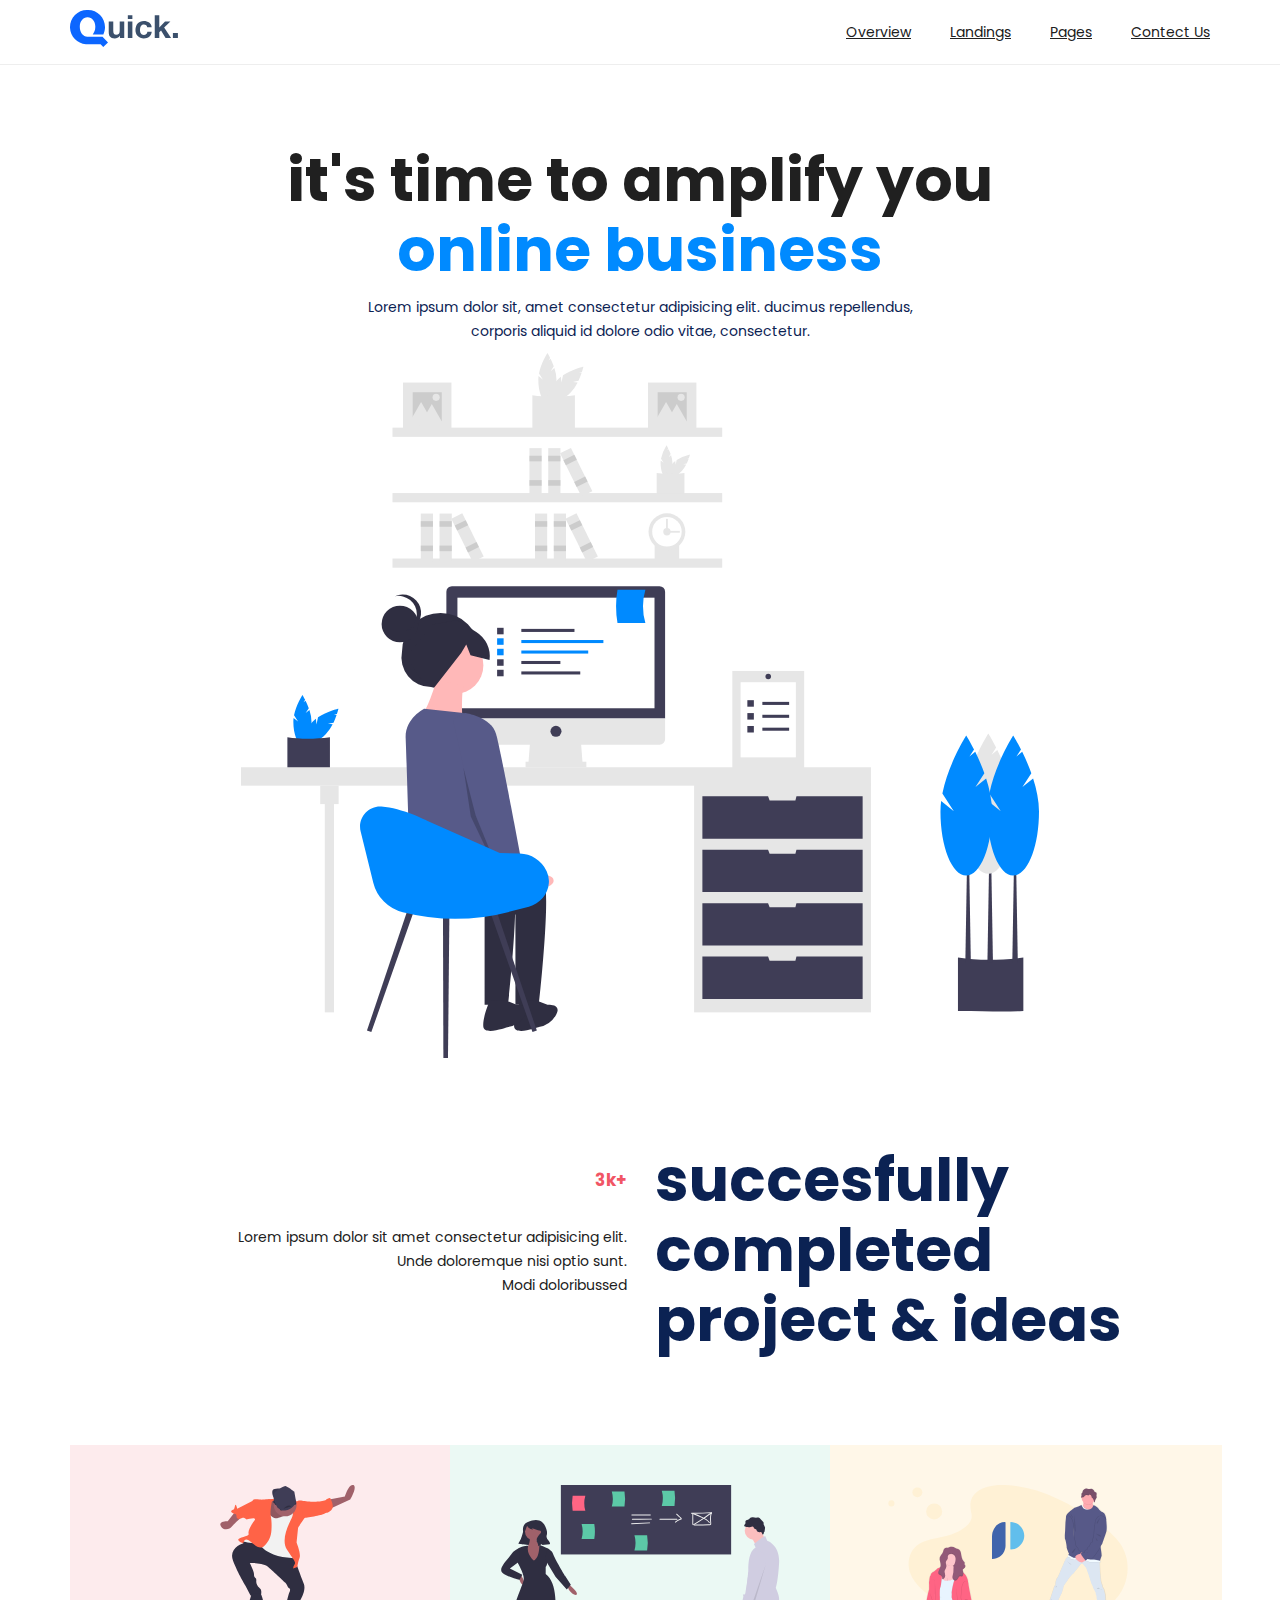
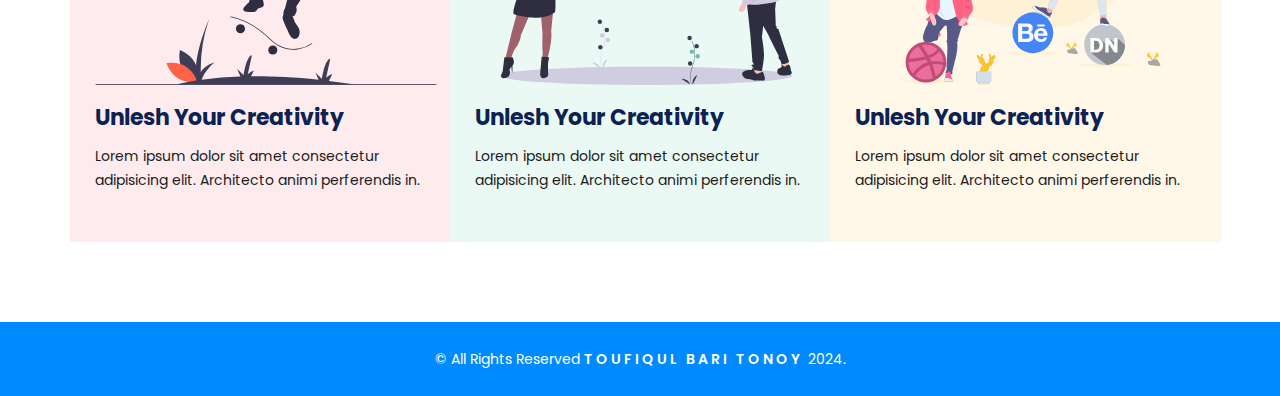
<file: index.html>
<!DOCTYPE html>
<html lang="en">
<head>
    <meta charset="UTF-8">
    <meta name="viewport" content="width=, initial-scale=1.0">
    <title>QUICK | HOME</title>
    <!--geoogle font linking here-->
    <link href="https://fonts.googleapis.com/css2?family=Poppins:ital,wght@0,100;0,200;0,
    300;0,400;0,500;0,600;0,700;0,800;0,900;1,100;1,200;1,300;1,400;1,500;1,600;1,700;1,800;
    1,900&display=swap" rel="stylesheet">
 
  <!--style.css linking here-->
    <link rel="stylesheet" href="style.css">
<!--responsive media qureas linking here-->
<link rel="stylesheet" href="responsive.css">

</head>
<body>
      <!-- header start-->
 <header class="HEADER">
  <div class="container">
    <div class="row">
      <div class="col-6">
<a href="index.html" class="logo">
<img src="images/dark.svg " alt="">
</a>
      </div>
      <div class="col-6">
<ul class="menu">
    <li><a href="#">overview</a></li>
    <li><a href="landing.html">landings</a></li>
    <li><a href="page.html">pages</a></li>
   <li><a href="contect.html">contect us</a></li>
</ul>
      </div>
    </div>
  </div>
 </header>
 <!-- header end -->
<!-- banner start-->
 <section class="banner">
    <div class="container">
        <div class="row">
            <div class="col-12">
                <h1>it's time to amplify you <br><span>online business</span> </h1>
                 <p>Lorem ipsum dolor sit, amet consectetur adipisicing elit. 
                    ducimus repellendus,<br> corporis aliquid id dolore odio vitae,
                    consectetur.</p>
 <img src="images/illustration-1.svg " alt="">
        </div>
       
            </div>
        </div>
    </div>
 </section>
<!-- banner end -->
<!-- succesful section start -->
 <section class="succesful">
    <div class="container">
        <div class="row">
            <div class="col-6">
                <div class="left-succesful"> 
           <h1>3k+</h1>
           <p>Lorem ipsum dolor sit amet consectetur adipisicing elit. <br>
             Unde doloremque nisi optio sunt. <br> Modi doloribussed </p>
                </div>
            </div>
            <div class="col-6"> 
                 <div class="right-succesful">
                    <h1>succesfully <br>completed <br> project & ideas</h1>

                 </div>
            </div>
        </div>
    </div>
 </section>
<!-- succesful section  end -->

<!-- feature section start-->
 <section class="feature">
    <div class="container">
        <div class="row">
            <div class="col-4">
                <div class="feature-inner bg-1 " >
<img src="images/illustration-5.svg " alt="">
                    <h4>Unlesh Your Creativity</h4>
                    <p>Lorem ipsum dolor sit amet consectetur adipisicing elit.
                         Architecto animi perferendis in.</p>
                </div>
            </div>
            <div class="col-4">
                <div class="feature-inner bg-2 ">
<img src="images/illustration-6.svg " alt="">
                    <h4>Unlesh Your Creativity</h4>
                    <p>Lorem ipsum dolor sit amet consectetur adipisicing elit.
                         Architecto animi perferendis in.</p>
                </div>
            </div>
            <div class="col-4">
                <div class="feature-inner bg-3 ">
<img src="images/illustration-7.svg " alt="">
                    <h4>Unlesh Your Creativity</h4>
                    <p>Lorem ipsum dolor sit amet consectetur adipisicing elit.
                         Architecto animi perferendis in.</p>
                </div>
            </div>
        </div>
    </div>
 </section>

 </section>
<!-- feature section end-->

<!-- fOOTER START -->
 <FOOTER class="FOOTER">
    <div class="container">
        <div class="row">
           <div class="col-12">
            <p>&copy; All Rights Reserved <span> Toufiqul Bari Tonoy </span>2024. </p>
           </div>
    </div>

    </div>
 </FOOTER>
 <!-- FOOTER END -->
</body>
</html>
</file>
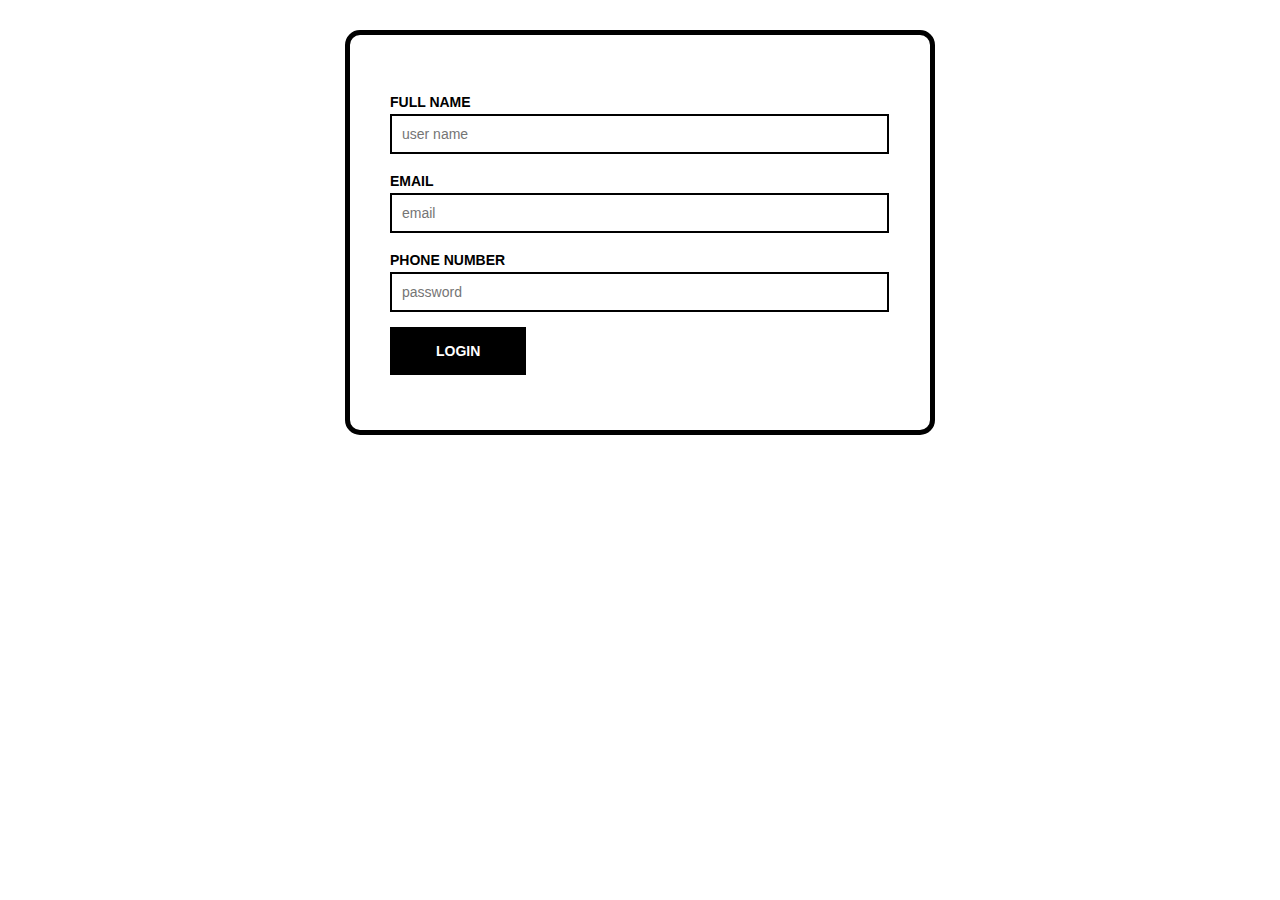
<file: contect.html>
<!DOCTYPE html>
<lang="en">
<head>
    <meta charset="UTF-8">
    <meta name="viewport" content="width=device-width, initial-scale=1.0">
    <title>Document</title>
    <!-- css linking here -->
    <link rel="stylesheet" type="text/css" href="style.css">
    
</head>
<body>
    <section class="wrraper">
        <form action="" class="login-form">
        <div class="avater">
        
        </div>
<div class="form-group">
<label for="">full name </label>
<input type="text" placeholder="user name" class="form-contrl">
</div>
<div class="form-group">
<label for="">email</label>
<input type="email" placeholder="email" class="form-contrl"> 
</div>
<div class="form-group">
<label for="">phone number</label>
<input type="password" placeholder="password" class="form-contrl">
</div>
<div class="form-group">
<input type="submit" value="login" class="btn">
</div> 
</form>
 </section>
</body>
</html>
</file>
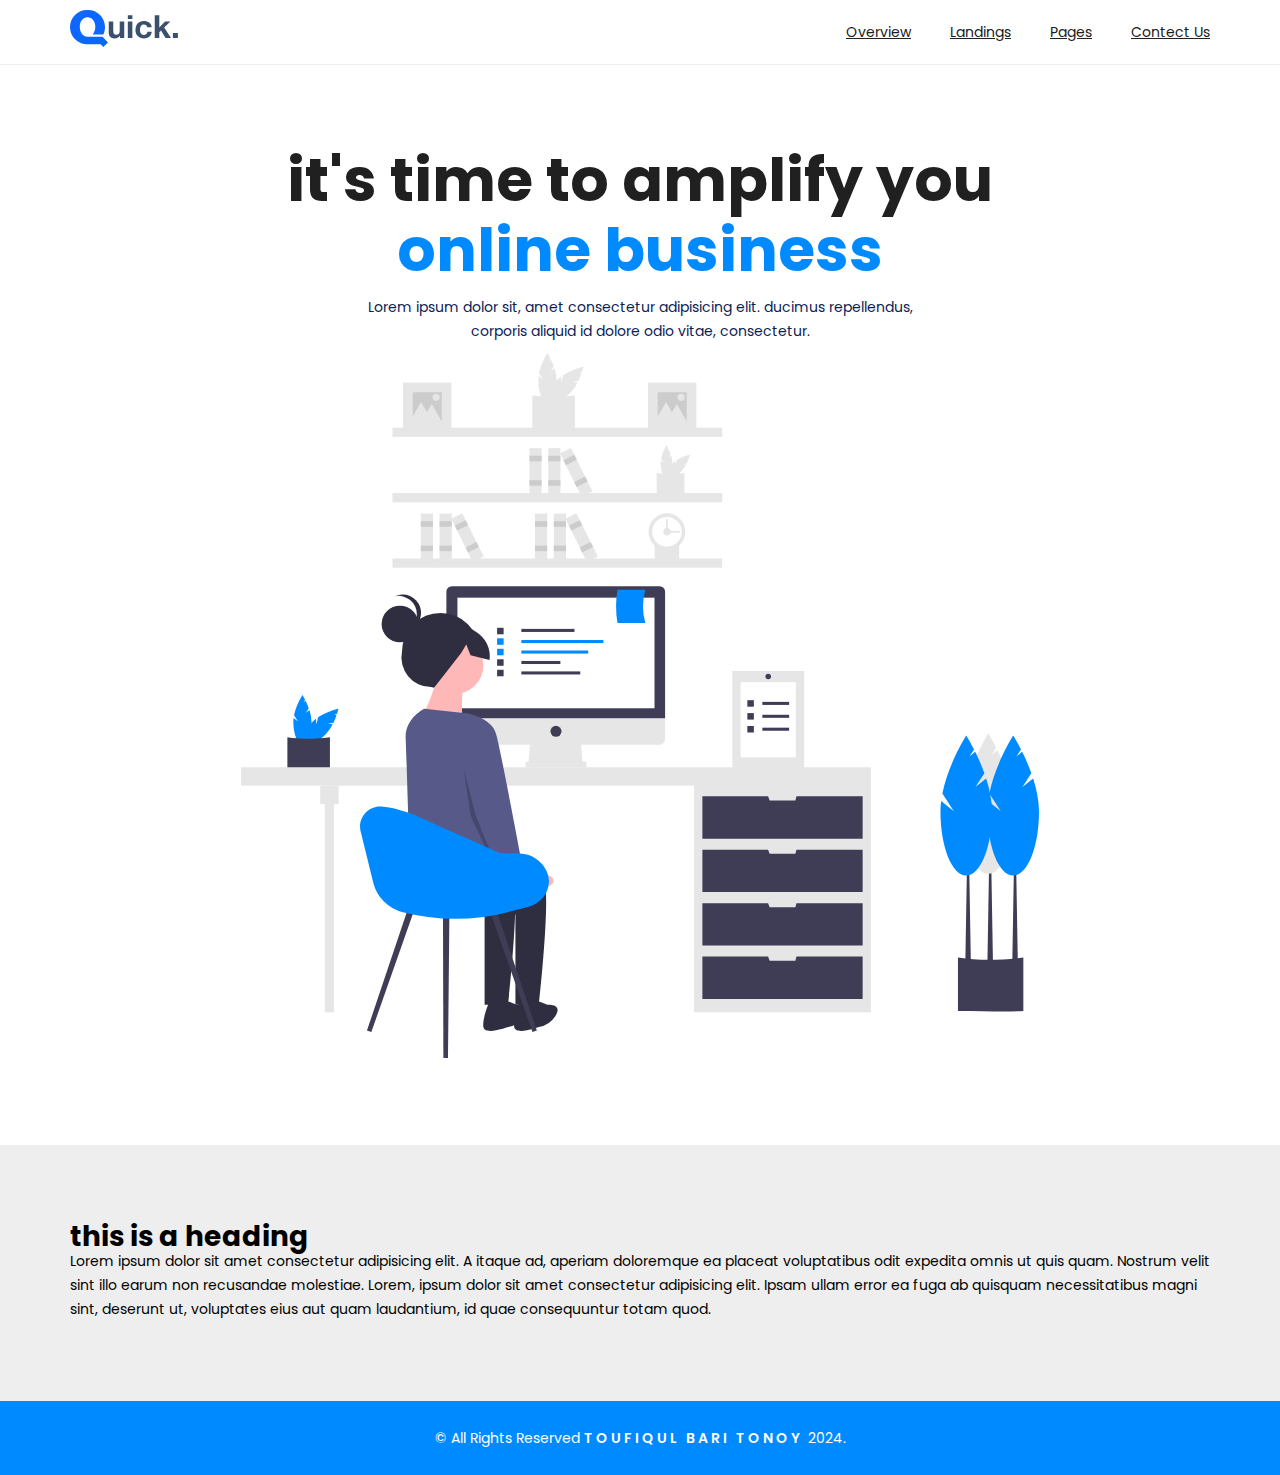
<file: landing.html>
<!DOCTYPE html>
<html lang="en">
<head>
    <meta charset="UTF-8">
    <meta name="viewport" content="width=, initial-scale=1.0">
    <title>QUICK | LANDING</title>
    <!--geoogle font linking here-->
    <link href="https://fonts.googleapis.com/css2?family=Poppins:ital,wght@0,100;0,200;0,
    300;0,400;0,500;0,600;0,700;0,800;0,900;1,100;1,200;1,300;1,400;1,500;1,600;1,700;1,800;
    1,900&display=swap" rel="stylesheet">
 
  <!--style.css linking here-->
    <link rel="stylesheet" href="style.css">
<!--responsive media qureas linking here-->
<link rel="stylesheet" href="responsive.css">

</head>
<body>
      <!-- header start-->
 <header class="HEADER">
  <div class="container">
    <div class="row">
      <div class="col-6">
<a href="index.html" class="logo">
<img src="images/dark.svg " alt="">
</a>
      </div>
      <div class="col-6">
<ul class="menu">
    <li><a href="#">overview</a></li>
    <li><a href="landing.html ">landings</a></li>
    <li><a href="page.html">pages</a></li>
    <li><a href="contect.html">contect us</a></li>
</ul>
      </div>
    </div>
  </div>
 </header>
 <!-- header end -->
<!-- banner start-->
 <section class="banner">
    <div class="container">
        <div class="row">
            <div class="col-12">
                <h1>it's time to amplify you <br><span>online business</span> </h1>
                 <p>Lorem ipsum dolor sit, amet consectetur adipisicing elit. 
                    ducimus repellendus,<br> corporis aliquid id dolore odio vitae,
                    consectetur.</p>
 <img src="images/illustration-1.svg " alt="">
        </div>
       
            </div>
        </div>
    </div>
 </section>
<!-- banner end -->
<section class="intro">
    <div class="container">
        <div class="row">
        <div class="col-12">
            <h1> this is a heading</h1>
<p> Lorem ipsum dolor sit amet consectetur adipisicing elit.
     A itaque ad, aperiam doloremque ea placeat voluptatibus odit expedita 
     omnis ut quis quam. Nostrum velit sint illo earum non recusandae molestiae.
     Lorem, ipsum dolor sit amet consectetur adipisicing elit. Ipsam ullam error ea fuga ab 
     quisquam necessitatibus magni sint, deserunt ut, voluptates eius aut quam laudantium,
      id quae consequuntur totam quod.</p>
        </div>
        
        </div>
    </div>
</section>
<!-- fOOTER START -->
 <footer class="FOOTER">
    <div class="container">
        <div class="row">
           <div class="col-12">
            <p>&copy; All Rights Reserved <span> Toufiqul Bari Tonoy </span>2024. </p>
           </div>
    </div>

    </div>
 </footer>
 <!-- FOOTER END -->


</body>
</html>
</file>
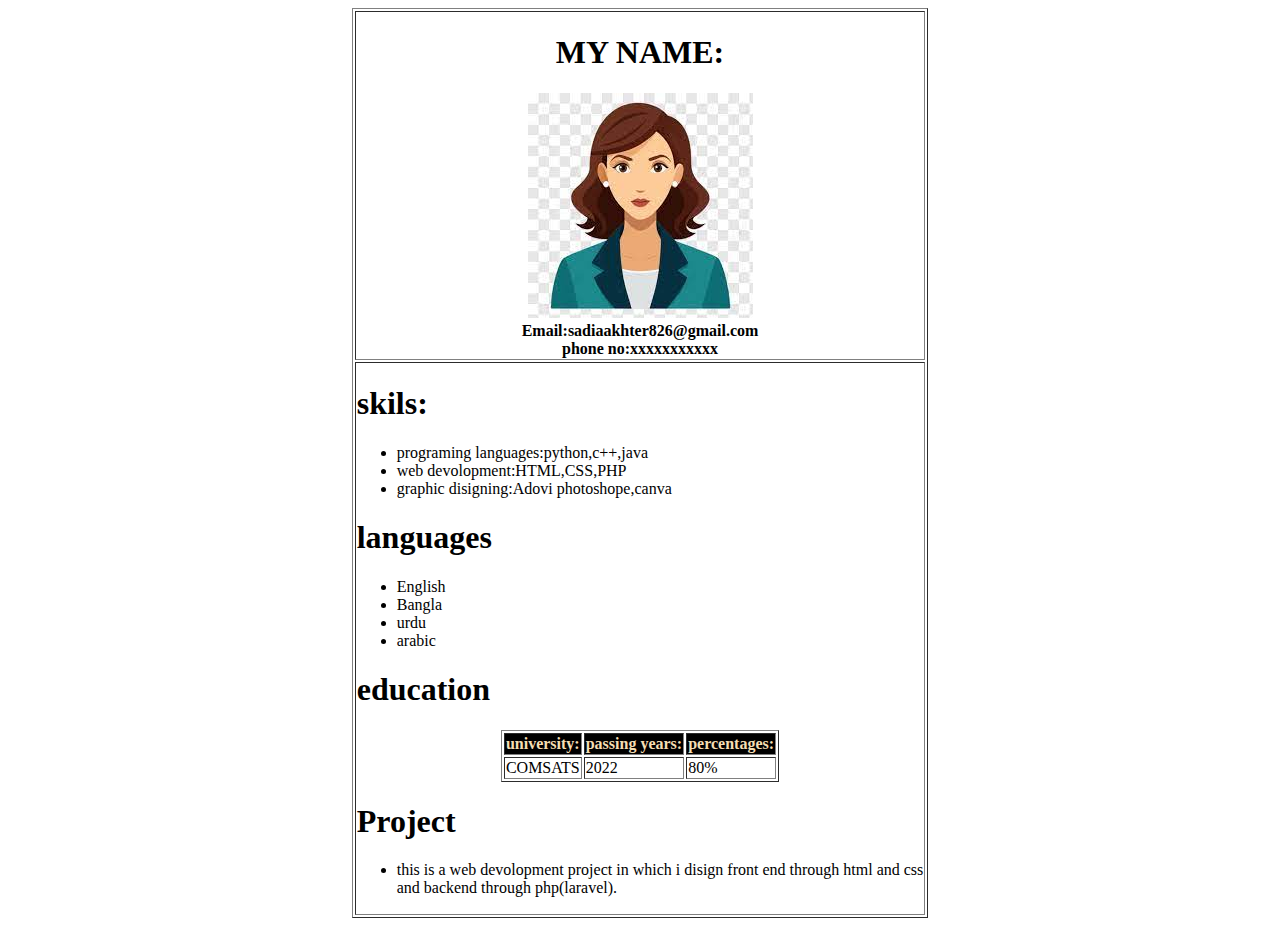
<file: page.html>
<!DOCTYPE html>
<html lang="en">
<head>
	<meta charset="UTF-8">
	<meta name="viewport" content="width=device-width, initial-scale=1.0">
	<meta title="best website in the world">
	<title>Document</title>
</head>
     <!-- ebabe comments nite hoi-->
	 <table border="1", table align="center",width="45%">
	 <tr>
	 <th>
<h1>MY NAME:</h1>
<img src="images/avater.jfif "  alt="photo"><br>
Email:sadiaakhter826@gmail.com<br>
phone no:xxxxxxxxxxx<br>
</th>
</tr>
<td> 
    <table>
    <h1>
        skils:
    </h1>
<ul>
    <li>  programing languages:python,c++,java</li>
    <li>  web devolopment:HTML,CSS,PHP</li>
    <li>graphic disigning:Adovi photoshope,canva</li>
</ul>
    <h1>languages</h1>
<ul>
<li>English</li>
<li>Bangla</li>
<li>urdu</li>
<li>arabic</li>
</ul>
<h1>education</h1>
<table border="1" align="center">
    <tr style="background-color: black; color:wheat ;">
    <th>university:</th>
    <th>passing years:</th>
    <th>percentages:</th>
    </tr>
    <tr>
        <td>COMSATS</td>
        <td>2022</td>
        <td>80%</td>
    </tr>
</table>
<h1>Project</h1>
<ul>
    <li>this is a web devolopment project in which i disign front end through html and css<br> and backend through php(laravel).</li>

</ul>
</body>
</html>
</file>
<file: style.css>
*{
    margin:0px ;
    padding:0px ;
}
body{
    font-family: "Poppins", sans-serif;
    font-size: 14px;
    line-height:24px ;
   
}
h1, h2, h3, h4, h5, h6,{
    font-family: "Poppins", sans-serif;
}
a:hover{
    text-decoration: none;
}
/* global css code goes here */

.container{
    width:1140px;
    margin:0px auto ;
}
.row{
    width:100% ;
    float: left;
}
.col-6{
    width:50% ;
    float: left;
}
.col-12{
    width: 100%;
    float: left;
}
.col-4{
    width:33.33% ;
    float:left ;
}

/* global css code end here */
.HEADER{
width:100% ;
float: left;
padding: 10px 0px;
border-bottom: 1px solid #eee;
}
    .logo{
     display:block ;
    }
    .menu{
        width:100% ;
        float: left;
        text-align: right;
    }
    .menu li{
        list-style: none;
        display:inline-block;
    }
    .menu li a{
        display: block;
font-size: 14px;
line-height:24px ;
text-transform: capitalize;
color:#202020;
margin:10px 0px 0px 35px; 
}
.banner{
    width: 100%;
    float: left;
    padding: 80px 0px;
    text-align: center;
}
.banner h1{
   font-size:60px ;
   line-height: 70px;
color:#202020; 
margin: 0px 0px 10px;
}
.banner h1 span{
   color: #008AFF;
}
.banner p{
    font-size:14px ;
    line-height: 24px;
 color:#0B2253;
 margin: 0px 0px 10px;
}
.banner img{
    width: 70%;
}
.succesful{
    width: 100%;
    float: left;
    padding: 0px 0px 80px;
}
.left-succesful{
    width:95% ;
    float: left;
    text-align:right;
    margin: 0px 15px;
}
.left-succesful h1{ 
    font-size:1.2em ;
    line-height: 70px;
 color:#F15565; 
 margin: 0px 0px 10px;
}
.left-succesful p{ 
    font-size:14px ;
    line-height: 24px;
 color:#202020; 
 margin: 0px 0px 10px;
}

.right-succesful{
    width:95% ;
    float: left;
    margin:0px 15px ;
}

.right-succesful h1{
    font-size:60px ;
    line-height: 70px;
 color:#0B2253; 
 margin: 0px 0px 10px;
    
}
.feature{
    width: 100%;
    float: left;
    padding: 0px 0px 80px;
}
.feature-inner{
width: 90%;
float: left;
padding:40px 25px ;
}
.feature-inner img{
width:100% ;
height:200px ;
margin: 0px 0px 10px;

}
.feature-inner h4{
    font-size:22px ;
    line-height: 32px;
    color:#0B2253; 
    margin: 0px 0px 10px;
}
.feature-inner p{
    font-size:14px ;
    line-height: 24px;
 color:#202020; 
 margin: 0px 0px 10px;
}
.bg-1{
background:#FDEBED ;
}
.bg-2{
    background:#EBF9F4 ;
}
.bg-3{
    background:#FFF7E8 ;
}

/* landing page css code start */
.intro{
width: 100%;
float: left;
padding: 80px 0px;
background: #eee;
}
/* landing page css code end  */

.wrraper{
  width:100% ;
  height:100 ;   
}
.login-form{
  width:500px;
   margin: 30px auto;
  padding: 40px;
  border-radius: 15px;
  border: 5px solid black;
  background:#fff;
}
.avater{
  width: 100%;
  text-align: center;
}
.user{
width: 90px;
height: 90px;
border-radius:100%;
border:1px solid black;
}
.form-group{
  width:100%;
  margin:15px 0px;
}
.form-group label{
  display:block;
  font-size:14px;
  line-height:24px;
  text-transform:uppercase;
  font-weight: 600;
  color: black;  
}
.form-contrl{
width: 95%;
padding: 10px; 
font-size:14px;
color:#777 ;
border: 2px solid  black;
}
.form-contrl:hover{
  border:2px solid blue;   
}
.btn{
padding:15px 45px;
font-size: 14px;
font-weight: 600;
text-transform: uppercase;
background: black;
color: white;
border:1px solid black ;
}
.btn:hover{
  background: white;
  color:black;
  border:1px solid black;
}

/* contect css start here */



.FOOTER{
    width:100% ;
    float: left;
    padding: 25px 0px;
    background:#008AFF ;
    text-align: center;
}
.FOOTER p {
    font-size: 14px;
    line-height:24px ;
    color: #fff;
}
.FOOTER p span{
    font-weight:600 ;
    text-transform: uppercase;
    letter-spacing: 3px;
}
/* contect css start here */
</file>
<file: responsive.css>
/* css media quries for - galxi fold screen resulation : 279px to 319px */
@media ( min-width:279px) and ( max-width:319px){
    /* css start */

    .container{
        width: 95%;
        float: left;
     
     }
        .row{
        width:100% ;
        float: left;
        padding: 0px 15px;
    }
        .col-6{
        width:100% ;
        float: left;
    }
        .col-12{
        width: 100%;
        float: left;
    }
        .col-4{
        width:100% ;
        float:left ;
    }
      .logo{
        display: block;
        text-align: center;
      }
      .menu{
        text-align: center;
      }

      .menu li a{
           font-size: 9px;
           margin: 10px 0px 0px 15px;
      }
      .banner{
        padding: 25px 0px;
      }
      .banner h1{
        font-size: 24px;
        line-height: 1.2em;

      }
      .banner p{
        font-size: 9px;
        line-height: 1.7em;
      }
      .banner img{
            width: 90%;
      }
      .succesful{
        padding: 0px 0px 25px;
      }
      .left-succesful{
        text-align: left;
      }
      .left-succesful h1{ 
        font-size:24px;
        line-height: 1.2em;
      }
      .left-succesful p{ 
      font-size:9px ;
      line-height: 1.7em;
      }
      .right-succesful h1{
        font-size: 24px;
        line-height: 1.2em;
      }
.feature{
    padding: 0px 0px 25px;
}

      .feature-inner{
        width: 83%;
        float: left;
        padding:25px 15px ;
        margin: 0px 0px 15px;
        text-align: center;
      }
      .feature-inner h4{
        font-size: 14px;
        line-height: 1.2em;
      }
      .feature-inner p{
      font-size: 9px;
      line-height: 1.7em;
      }
      .FOOTER p{
        font-size: 9px;
        line-height: 1.7em;
      }


    /* css end */
    }
    
    /* 
      ##Device = Most of the Smartphones Mobiles (Portrait)
      ##Screen = B/w 320px to 479px
    */
    
    @media (min-width: 320px) and (max-width: 480px) {
      
        /* CSS */
         .container{
            width: 95%;
            float: left;
         
         }
            .row{
            width:100% ;
            float: left;
            padding: 0px 15px;
        }
            .col-6{
            width:100% ;
            float: left;
        }
            .col-12{
            width: 100%;
            float: left;
        }
            .col-4{
            width:100% ;
            float:left ;
        }
          .logo{
            display: block;
            text-align: center;
          }
          .menu{
            text-align: center;
          }
    
          .menu li a{
               font-size: 11px;
               margin: 10px 0px 0px 15px;
          }
          .banner{
            padding: 30px 0px;
          }
          .banner h1{
            font-size: 30px;
            line-height: 1.2em;
    
          }
          .banner p{
            font-size: 11px;
            line-height: 1.7em;
          }
          .banner img{
                width: 90%;
          }
          .succesful{
            padding: 0px 0px 30px;
          }
          .left-succesful{
            text-align: left;
          }
          .left-succesful h1{ 
            font-size:30px;
            line-height: 1.2em;
          }
          .left-succesful p{ 
          font-size:11px ;
          line-height: 1.7em;
          }
          .right-succesful h1{
            font-size: 30px;
            line-height: 1.2em;
          }
    .feature{
        padding: 0px 0px 30px;
    }
    
          .feature-inner{
            width: 90%;
            float: left;
            padding:40px 15px ;
            margin: 0px 0px 15px;
            text-align: center;
          }
          .feature-inner h4{
            font-size: 16px;
            line-height: 1.2em;
          }
          .feature-inner p{
          font-size: 11px;
          line-height: 1.7em;
          }
          .FOOTER p{
            font-size: 11px;
            line-height: 1.7em;
          }
    
        /* css end*/
        
      }
    
        /* 
      ##Device = Low Resolution Tablets, Mobiles (Landscape)
      ##Screen = B/w 481px to 767px
    */
    
    @media (min-width: 481px) and (max-width: 767px) {
      
        /* CSS */
    
        .container{
            width: 95%;
            float: left;
         
         }
            .row{
            width:100% ;
            float: left;
            padding: 0px 15px;
        }
            .col-6{
            width:100% ;
            float: left;
        }
            .col-12{
            width: 100%;
            float: left;
        }
            .col-4{
            width:100% ;
            float:left ;
        }
          .logo{
            display: block;
            text-align: center;
          }
          .menu{
            text-align: center;
          }
    
          .menu li a{
               font-size: 12px;
               margin: 10px 0px 0px 15px;
          }
          .banner{
            padding: 35px 0px;
          }
          .banner h1{
            font-size: 32px;
            line-height: 1.2em;
    
          }
          .banner p{
            font-size: 12px;
            line-height: 1.7em;
          }
          .banner img{
                width: 90%;
          }
          .succesful{
            padding: 0px 0px 35px;
          }
          .left-succesful{
            text-align: left;
          }
          .left-succesful h1{ 
            font-size:32px;
            line-height: 1.2em;
          }
          .left-succesful p{ 
          font-size:12px ;
          line-height: 1.7em;
          }
          .right-succesful h1{
            font-size: 30px;
            line-height: 1.2em;
          }
    .feature{
        padding: 0px 0px 35px;
    }
          .feature-inner{
            width: 90%;
            float: left;
            padding:40px 15px ;
            margin: 0px 0px 15px;
            text-align: center;
          }
          .feature-inner h4{
            font-size: 17px;
            line-height: 1.2em;
          }
          .feature-inner p{
          font-size: 12px;
          line-height: 1.7em;
          }
          .FOOTER p{
            font-size: 12px;
            line-height: 1.7em;
          }



          
          /*css end */
    
      }
    
       /* 
      ##Device = Tablets, Ipads (portrait)
      ##Screen = B/w 768px to 1024px
    */
    
    @media (min-width: 768px) and (max-width: 1024px) {
      
        /* CSS */
        .container{
            width: 95%;
            float: left;
         
         }
            .row{
            width:100% ;
            float: left;
            padding: 0px 15px;
        }
            .col-6{
            width:100% ;
            float: left;
        }
            .col-12{
            width: 100%;
            float: left;
        }
            .col-4{
            width:100% ;
            float:left ;
        }
          .logo{
            display: block;
            text-align: center;
          }
          .menu{
            text-align: center;
          }
    
          .menu li a{
               font-size: 13px;
               margin: 10px 0px 0px 15px;
          }
          .banner{
            padding: 40px 0px;
          }
          .banner h1{
            font-size: 34px;
            line-height: 1.2em;
    
          }
          .banner p{
            font-size: 13px;
            line-height: 1.7em;
          }
          .banner img{
                width: 90%;
          }
          .succesful{
            padding: 0px 0px 40px;
          }
          .left-succesful{
            text-align: left;
          }
          .left-succesful h1{ 
            font-size:34px;
            line-height: 1.2em;
          }
          .left-succesful p{ 
          font-size:13px ;
          line-height: 1.7em;
          }
          .right-succesful h1{
            font-size: 34px;
            line-height: 1.2em;
          }
    .feature{
        padding: 0px 0px 35px;
    }
          .feature-inner{
            width: 98%;
            float: left;
            padding:40px 15px ;
            margin: 0px 0px 15px;
            text-align: center;
          }
          .feature-inner h4{
            font-size: 18px;
            line-height: 1.2em;
          }
          .feature-inner p{
          font-size: 13px;
          line-height: 1.7em;
          }
          .FOOTER p{
            font-size: 13px;
            line-height: 1.7em;
          }
    
    
        /* css end  */
      }
</file>
